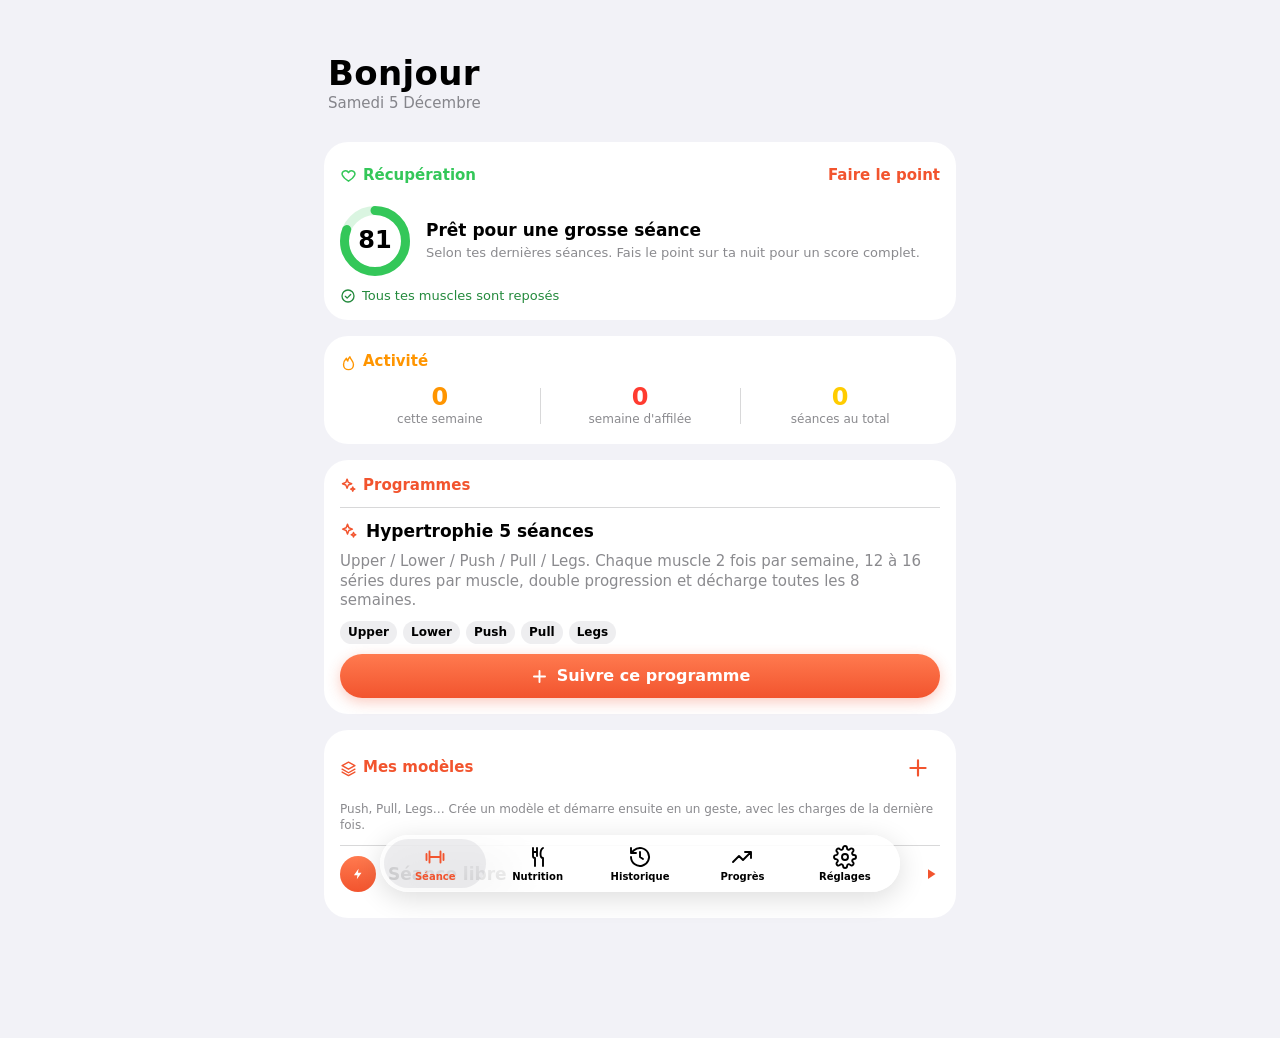
<file: app/index.html>
<!doctype html>
<html lang="fr" data-theme="light">
<head>
  <meta charset="utf-8">
  <meta name="viewport" content="width=device-width, initial-scale=1, viewport-fit=cover">
  <title>Musculation</title>
  <meta name="description" content="Séances, progression, nutrition et sauvegardes, sur ton téléphone.">
  <meta name="theme-color" content="#f2f2f7">
  <meta name="apple-mobile-web-app-capable" content="yes">
  <meta name="mobile-web-app-capable" content="yes">
  <meta name="apple-mobile-web-app-status-bar-style" content="default">
  <meta name="apple-mobile-web-app-title" content="Musculation">
  <link rel="manifest" href="manifest.webmanifest">
  <link rel="icon" href="icons/icon-192.png" type="image/png">
  <link rel="apple-touch-icon" href="icons/apple-touch-icon.png">
  <link rel="stylesheet" href="css/app.css">
  <script type="module" src="js/app.js"></script>
</head>
<body>
  <p class="loading">Chargement…</p>
  <noscript>Musculation a besoin de JavaScript.</noscript>
</body>
</html>
</file>
<file: app/css/app.css>
/* Apple style, light by default: grouped background, white cards, system font, Liquid Glass bars. */
:root {
  --bg: #f2f2f7;
  --card: #ffffff;
  --card-2: #f2f2f7;
  --field: rgba(118, 118, 128, 0.12);
  --ink: #000000;
  --secondary: rgba(60, 60, 67, 0.6);
  --tertiary: rgba(60, 60, 67, 0.3);
  --separator: rgba(60, 60, 67, 0.2);
  --accent: #f2542e;
  --accent-2: #ff7a4f;
  --accent-soft: rgba(242, 84, 46, 0.12);
  --accent-red: #d6213d;
  --red: #ff3b30;
  --orange: #ff9500;
  --yellow: #ffcc00;
  --green: #34c759;
  --mint: #00c7be;
  --teal: #30b0c7;
  --cyan: #32ade6;
  --blue: #007aff;
  --indigo: #5856d6;
  --purple: #af52de;
  --pink: #ff2d55;
  --brown: #a2845e;
  --gray: #8e8e93;
  --carbs: #db9400;
  --green-ink: #248a3d;
  --orange-ink: #c93400;
  --glass: rgba(255, 255, 255, 0.72);
  --glass-border: rgba(255, 255, 255, 0.6);
  --shadow: 0 8px 32px rgba(0, 0, 0, 0.12);
  --radius: 24px;
  --rounded: ui-rounded, "SF Pro Rounded", -apple-system, BlinkMacSystemFont, system-ui, sans-serif;
  color-scheme: light;
}

:root[data-theme="dark"] {
  --bg: #000000;
  --card: #1c1c1e;
  --card-2: #2c2c2e;
  --field: rgba(118, 118, 128, 0.24);
  --ink: #ffffff;
  --secondary: rgba(235, 235, 245, 0.6);
  --tertiary: rgba(235, 235, 245, 0.3);
  --separator: rgba(84, 84, 88, 0.65);
  --accent: #ff734a;
  --accent-2: #ff9470;
  --accent-soft: rgba(255, 115, 74, 0.18);
  --red: #ff453a;
  --orange: #ff9f0a;
  --yellow: #ffd60a;
  --green: #30d158;
  --mint: #63e6e2;
  --teal: #40c8e0;
  --cyan: #64d2ff;
  --blue: #0a84ff;
  --indigo: #5e5ce6;
  --purple: #bf5af2;
  --pink: #ff375f;
  --brown: #ac8e68;
  --gray: #98989d;
  --carbs: #ffd60a;
  --green-ink: #30d158;
  --orange-ink: #ff9f0a;
  --glass: rgba(30, 30, 32, 0.72);
  --glass-border: rgba(255, 255, 255, 0.08);
  --shadow: 0 8px 32px rgba(0, 0, 0, 0.5);
  color-scheme: dark;
}

* { box-sizing: border-box; }
html { -webkit-text-size-adjust: 100%; }
body {
  margin: 0;
  background: var(--bg);
  color: var(--ink);
  font: 17px/1.3 -apple-system, BlinkMacSystemFont, "SF Pro Text", "Segoe UI", Roboto, system-ui, sans-serif;
  -webkit-font-smoothing: antialiased;
  -webkit-tap-highlight-color: transparent;
  min-height: 100dvh;
  overscroll-behavior-y: none;
}
button, input, select, textarea { font: inherit; color: inherit; }
button { background: none; border: 0; padding: 0; cursor: pointer; touch-action: manipulation; }
button:disabled, .disabled { opacity: 0.35; cursor: default; pointer-events: none; }
a { color: var(--accent); }
:focus-visible { outline: 3px solid var(--blue); outline-offset: 2px; }
.icon { fill: none; stroke: currentColor; stroke-width: 2; stroke-linecap: round; stroke-linejoin: round; flex: none; display: block; }
.icon.filled { fill: currentColor; stroke: none; }
.sr-only { position: absolute; width: 1px; height: 1px; overflow: hidden; clip: rect(0 0 0 0); white-space: nowrap; }
.loading { text-align: center; color: var(--secondary); margin-top: 40vh; }

/* Typography */
.large-title { font: 700 34px/1.12 -apple-system, BlinkMacSystemFont, "SF Pro Display", system-ui, sans-serif; letter-spacing: 0.01em; margin: 0; }
.title1 { font-size: 28px; font-weight: 700; line-height: 1.15; margin: 0; }
.title2 { font-size: 22px; font-weight: 700; line-height: 1.2; margin: 0; }
.title3 { font-size: 20px; font-weight: 600; margin: 0; }
.headline { font-size: 17px; font-weight: 600; }
.subheadline { font-size: 15px; }
.callout { font-size: 16px; }
.footnote { font-size: 13px; }
.caption { font-size: 12px; }
.caption2 { font-size: 11px; }
.semibold { font-weight: 600; }
.bold { font-weight: 700; }
.secondary { color: var(--secondary); }
.tertiary { color: var(--tertiary); }
.accent { color: var(--accent); }
.mono { font-variant-numeric: tabular-nums; }
.rounded { font-family: var(--rounded); }
.display { font-family: var(--rounded); font-weight: 700; font-variant-numeric: tabular-nums; line-height: 1.05; }
.italic { font-style: italic; }
.center { text-align: center; }
.nowrap { white-space: nowrap; }
.ellipsis { overflow: hidden; text-overflow: ellipsis; white-space: nowrap; min-width: 0; }
.clamp2 { display: -webkit-box; -webkit-line-clamp: 2; -webkit-box-orient: vertical; overflow: hidden; }
p { margin: 0; }

/* Layout helpers */
.hstack { display: flex; align-items: center; gap: 8px; min-width: 0; }
.hstack.top { align-items: flex-start; }
.hstack.base { align-items: baseline; }
.vstack { display: flex; flex-direction: column; gap: 8px; min-width: 0; }
.spacer { flex: 1; min-width: 0; }
.grow { flex: 1; min-width: 0; }
.wrap { flex-wrap: wrap; }
.gap2 { gap: 2px; } .gap4 { gap: 4px; } .gap6 { gap: 6px; } .gap10 { gap: 10px; } .gap12 { gap: 12px; } .gap14 { gap: 14px; } .gap16 { gap: 16px; } .gap20 { gap: 20px; }
.scroll-x { display: flex; gap: 8px; overflow-x: auto; scrollbar-width: none; margin: 0 -16px; padding: 2px 16px; }
.scroll-x::-webkit-scrollbar { display: none; }
.grid2 { display: grid; grid-template-columns: 1fr 1fr; gap: 12px; }
.grid3 { display: grid; grid-template-columns: repeat(3, 1fr); gap: 10px; }

/* Screens */
#app { min-height: 100dvh; }
.screen { max-width: 680px; margin: 0 auto; padding: 0 16px calc(env(safe-area-inset-bottom) + 120px); }
.screen.has-bottom { padding-bottom: calc(env(safe-area-inset-bottom) + 190px); }
.screen-body { display: flex; flex-direction: column; gap: 16px; }
.screen-body.list { gap: 0; }
.nav-bar {
  position: sticky; top: 0; z-index: 15;
  display: grid; grid-template-columns: minmax(0, 1fr) auto minmax(0, 1fr); align-items: center; gap: 8px;
  margin: 0 -16px; padding: calc(env(safe-area-inset-top) + 4px) 12px 4px; min-height: calc(env(safe-area-inset-top) + 52px);
  transition: background 0.2s, border-color 0.2s;
  border-bottom: 0.5px solid transparent;
}
.nav-bar.scrolled { background: var(--glass); -webkit-backdrop-filter: saturate(180%) blur(20px); backdrop-filter: saturate(180%) blur(20px); border-bottom-color: var(--separator); }
.nav-bar .nav-title { font-size: 17px; font-weight: 600; text-align: center; white-space: nowrap; overflow: hidden; text-overflow: ellipsis; max-width: 60vw; opacity: 1; transition: opacity 0.2s; }
.nav-bar.large .nav-title { opacity: 0; }
.nav-bar.large.scrolled .nav-title { opacity: 1; }
.nav-left, .nav-right { display: flex; align-items: center; gap: 4px; min-width: 0; }
.nav-right { justify-content: flex-end; }
.title-block { padding: 2px 4px 12px; }
.title-block .subtitle { color: var(--secondary); font-size: 15px; margin-top: 2px; }
.back-button { display: inline-flex; align-items: center; gap: 0; color: var(--accent); min-height: 44px; padding-right: 8px; font-size: 17px; max-width: 100%; }
.back-button span { overflow: hidden; text-overflow: ellipsis; white-space: nowrap; }
.bar-button { color: var(--accent); font-size: 17px; min-height: 44px; min-width: 44px; padding: 0 8px; display: inline-flex; align-items: center; justify-content: center; gap: 4px; white-space: nowrap; }
.bar-button.bold { font-weight: 600; }
.bar-button.glass { background: var(--glass); -webkit-backdrop-filter: blur(20px); backdrop-filter: blur(20px); border-radius: 22px; box-shadow: 0 1px 6px rgba(0,0,0,.08); }
.bar-button.round { width: 44px; padding: 0; border-radius: 50%; }
.bottom-inset {
  position: fixed; left: 0; right: 0; bottom: calc(env(safe-area-inset-bottom) + 76px); z-index: 12;
  max-width: 680px; margin: 0 auto; padding: 0 16px 8px; display: flex; flex-direction: column; gap: 10px; align-items: stretch;
  pointer-events: none;
}
.bottom-inset > * { pointer-events: auto; }
.page-in { animation: page-in 0.35s cubic-bezier(0.22, 1, 0.36, 1); }
@keyframes page-in { from { opacity: 0; transform: translateX(24px); } }
.fade-in { animation: fade-in 0.3s ease-out; }
@keyframes fade-in { from { opacity: 0; } }

/* Cards (Health / Fitness style) */
.card { background: var(--card); border-radius: var(--radius); padding: 16px; display: flex; flex-direction: column; gap: 12px; min-width: 0; }
.card.tight { gap: 0; }
.card.press { transition: transform 0.15s; text-align: left; width: 100%; }
.card.press:active { transform: scale(0.98); }
.card-title { display: inline-flex; align-items: center; gap: 6px; font-size: 15px; font-weight: 600; color: var(--accent); }
.card-title .icon { width: 17px; height: 17px; }
.divider { height: 0.5px; background: var(--separator); flex: none; align-self: stretch; }
.vdivider { width: 0.5px; background: var(--separator); align-self: stretch; margin: 4px 0; }

/* Inset grouped lists (Form, List) */
.section { margin-bottom: 22px; }
.section-header { display: flex; align-items: baseline; justify-content: space-between; gap: 8px; margin: 0 16px 6px; font-size: 13px; color: var(--secondary); text-transform: uppercase; letter-spacing: 0.02em; }
.section-header.plain { text-transform: none; letter-spacing: 0; font-size: 15px; }
.section-header.big { text-transform: none; letter-spacing: 0; font-size: 20px; font-weight: 700; color: var(--ink); margin: 8px 4px 8px; }
.section-footer { margin: 6px 16px 0; font-size: 13px; color: var(--secondary); line-height: 1.35; }
.list-group { background: var(--card); border-radius: var(--radius); overflow: hidden; }
.list-group.clear { background: transparent; }
.cell {
  position: relative; display: flex; align-items: center; gap: 12px;
  min-height: 48px; padding: 10px 16px; width: 100%; text-align: left; background: var(--card);
}
.cell.tall { padding-top: 12px; padding-bottom: 12px; }
.cell.top { align-items: flex-start; }
.cell + .cell::before, .cell + .swipe::before, .swipe + .cell::before, .swipe + .swipe::before, .list-group > * + .cell::before {
  content: ""; position: absolute; top: 0; left: var(--inset, 16px); right: 0; border-top: 0.5px solid var(--separator); z-index: 1;
}
.list-group > .cell:first-child::before { display: none; }
.cell.indent { --inset: 60px; }
button.cell:active, .cell.tap:active, label.cell:active { background: var(--card-2); }
.cell-label { flex: 1; min-width: 0; display: flex; flex-direction: column; gap: 2px; }
.cell-value { color: var(--secondary); text-align: right; flex: none; max-width: 60%; font-variant-numeric: tabular-nums; }
.cell.destructive { color: var(--red); }
.cell.action { color: var(--accent); }
.cell .icon-tile { width: 30px; height: 30px; border-radius: 8px; display: inline-flex; align-items: center; justify-content: center; color: #fff; flex: none; }
.cell .icon-tile .icon { width: 18px; height: 18px; }
.chev { color: var(--tertiary); flex: none; }
.chev .icon { width: 14px; height: 14px; stroke-width: 2.6; }
.lead-icon { color: var(--accent); flex: none; display: inline-flex; }
.lead-icon .icon { width: 22px; height: 22px; }

/* Swipe to delete */
.swipe { position: relative; overflow: hidden; background: var(--red); }
.swipe > .swipe-content { position: relative; z-index: 1; transition: transform 0.25s cubic-bezier(0.22, 1, 0.36, 1); background: var(--card); touch-action: pan-y; }
.swipe > .swipe-content.dragging { transition: none; }
.swipe > .swipe-action { position: absolute; right: 0; top: 0; bottom: 0; width: 96px; color: #fff; font-weight: 600; font-size: 15px; display: flex; align-items: center; justify-content: center; }
.swipe > .swipe-action.left { left: 0; right: auto; background: var(--teal); }

/* Controls */
.field { width: 100%; border: 0; background: transparent; padding: 0; min-height: 28px; outline: none; }
.field::placeholder { color: var(--tertiary); }
.field.right { text-align: right; }
.field.big { font-size: 22px; font-weight: 600; }
textarea.field { resize: none; min-height: 60px; line-height: 1.35; }
.boxed { background: var(--field); border-radius: 10px; padding: 8px 10px; border: 0; outline: none; }
.boxed:focus { box-shadow: 0 0 0 2px var(--accent); }
.search-field { display: flex; align-items: center; gap: 6px; background: var(--field); border-radius: 12px; padding: 0 10px; min-height: 38px; color: var(--secondary); }
.search-field input { flex: 1; border: 0; background: transparent; outline: none; color: var(--ink); min-height: 38px; font-size: 17px; }
.search-field .icon { width: 18px; height: 18px; }
.select-wrap { position: relative; display: inline-flex; align-items: center; gap: 4px; color: var(--secondary); max-width: 62%; }
.select-wrap select { position: absolute; inset: 0; opacity: 0; width: 100%; font-size: 16px; }
.select-wrap .select-label { overflow: hidden; text-overflow: ellipsis; white-space: nowrap; }
.select-wrap .icon { width: 13px; height: 13px; stroke-width: 2.4; }
.select-wrap.accent { color: var(--accent); }
.switch { appearance: none; -webkit-appearance: none; width: 51px; height: 31px; border-radius: 16px; background: var(--field); position: relative; transition: background 0.2s; flex: none; margin: 0; cursor: pointer; }
.switch::after { content: ""; position: absolute; top: 2px; left: 2px; width: 27px; height: 27px; border-radius: 50%; background: #fff; box-shadow: 0 3px 8px rgba(0,0,0,.15), 0 1px 1px rgba(0,0,0,.16); transition: transform 0.25s cubic-bezier(0.22, 1, 0.36, 1); }
.switch:checked { background: var(--green); }
.switch:checked::after { transform: translateX(20px); }
.stepper { display: inline-flex; align-items: center; background: var(--field); border-radius: 9px; height: 32px; flex: none; }
.stepper button { width: 46px; height: 32px; display: inline-flex; align-items: center; justify-content: center; color: var(--ink); }
.stepper button .icon { width: 16px; height: 16px; stroke-width: 2.4; }
.stepper .sep { width: 0.5px; height: 18px; background: var(--separator); }
.segmented { display: grid; grid-auto-flow: column; grid-auto-columns: 1fr; background: var(--field); border-radius: 10px; padding: 2px; gap: 2px; min-height: 34px; }
.segmented button { border-radius: 8px; font-size: 13px; font-weight: 500; padding: 4px 6px; min-height: 30px; white-space: nowrap; overflow: hidden; text-overflow: ellipsis; transition: background 0.2s; }
.segmented button.on { background: var(--card); box-shadow: 0 3px 8px rgba(0,0,0,.12), 0 1px 1px rgba(0,0,0,.04); font-weight: 600; }
:root[data-theme="dark"] .segmented button.on { background: #636366; }
.segmented.big { min-height: 40px; }
.segmented.big button { font-size: 14px; }
.chip { display: inline-flex; align-items: center; gap: 5px; padding: 7px 12px; border-radius: 999px; background: var(--field); font-size: 15px; font-weight: 600; white-space: nowrap; flex: none; transition: transform 0.15s; }
.chip:active { transform: scale(0.95); }
.chip.on { background: var(--accent); color: #fff; }
.chip.small { padding: 6px 10px; font-size: 13px; font-weight: 500; }
.chip .icon { width: 14px; height: 14px; }
.tag { display: inline-flex; align-items: center; gap: 4px; padding: 4px 8px; border-radius: 999px; font-size: 12px; font-weight: 600; }

/* Buttons */
.btn {
  display: inline-flex; align-items: center; justify-content: center; gap: 8px;
  min-height: 50px; padding: 0 20px; border-radius: 999px; font-weight: 600; font-size: 17px; text-decoration: none;
  transition: transform 0.15s, opacity 0.15s; width: 100%;
}
.btn:active { transform: scale(0.97); }
.btn .icon { width: 19px; height: 19px; stroke-width: 2.4; }
.btn.primary { color: #fff; background: linear-gradient(180deg, var(--accent-2), var(--accent)); box-shadow: 0 4px 14px rgba(242, 84, 46, 0.3); }
.btn.glass { background: var(--glass); -webkit-backdrop-filter: saturate(180%) blur(20px); backdrop-filter: saturate(180%) blur(20px); color: var(--accent); box-shadow: 0 2px 14px rgba(0,0,0,.1); border: 0.5px solid var(--glass-border); }
.btn.tinted { background: var(--accent-soft); color: var(--accent); }
.btn.plain { background: var(--field); color: var(--accent); }
.btn.small { min-height: 34px; padding: 0 14px; font-size: 15px; width: auto; }
.btn.medium { min-height: 44px; font-size: 16px; }
.btn.auto { width: auto; }
.btn.destructive { color: var(--red); }
.btn-row { display: flex; gap: 10px; align-items: center; }
.text-btn { color: var(--accent); font-weight: 600; font-size: 15px; min-height: 36px; display: inline-flex; align-items: center; gap: 6px; }
.text-btn .icon { width: 17px; height: 17px; }
.icon-btn { min-width: 44px; min-height: 44px; display: inline-flex; align-items: center; justify-content: center; color: var(--accent); border-radius: 50%; flex: none; }
.icon-btn .icon { width: 24px; height: 24px; }
.icon-btn.sm .icon { width: 20px; height: 20px; }
.circle-btn { width: 36px; height: 36px; border-radius: 50%; display: inline-flex; align-items: center; justify-content: center; color: #fff; background: linear-gradient(180deg, var(--accent-2), var(--accent)); flex: none; transition: transform 0.15s; }
.circle-btn:active { transform: scale(0.92); }
.circle-btn .icon { width: 16px; height: 16px; }
.circle-btn .icon.filled { width: 14px; height: 14px; }
.glass-circle { width: 44px; height: 44px; border-radius: 50%; display: inline-flex; align-items: center; justify-content: center; color: var(--accent); background: var(--field); flex: none; }
.glass-circle .icon { width: 20px; height: 20px; stroke-width: 2.4; }
.press { transition: transform 0.15s; }
.press:active { transform: scale(0.94); }

/* Icons for muscles and exercises */
.muscle-icon { display: inline-flex; align-items: center; justify-content: center; color: #fff; flex: none; }
.muscle-icon .icon { width: 55%; height: 55%; stroke-width: 2.2; }
.thumb { flex: none; background: #fff; overflow: hidden; display: inline-flex; align-items: center; justify-content: center; box-shadow: inset 0 0 0 0.5px rgba(0,0,0,.08); }
.thumb img { width: 100%; height: 100%; object-fit: cover; display: block; }
.anim { position: relative; background: #fff; border-radius: 16px; overflow: hidden; aspect-ratio: 3 / 2; display: flex; align-items: center; justify-content: center; color: #8e8e93; }
.anim img { position: absolute; inset: 0; width: 100%; height: 100%; object-fit: contain; transition: opacity 0.35s ease-in-out; }
.grade { display: inline-flex; align-items: center; justify-content: center; color: #fff; font-family: var(--rounded); font-weight: 800; flex: none; }

/* Rings and bars */
.ring { position: relative; flex: none; display: inline-flex; align-items: center; justify-content: center; }
.ring svg { position: absolute; inset: 0; width: 100%; height: 100%; transform: rotate(-90deg); overflow: visible; }
.ring circle { fill: none; stroke-linecap: round; transition: stroke-dashoffset 0.9s cubic-bezier(0.22, 1, 0.36, 1); }
.ring .ring-center { position: relative; text-align: center; display: flex; flex-direction: column; align-items: center; }
.bar { position: relative; height: 6px; border-radius: 999px; overflow: hidden; }
.bar > i { position: absolute; left: 0; top: 0; bottom: 0; border-radius: 999px; transition: width 0.9s cubic-bezier(0.22, 1, 0.36, 1); }
.mix { display: flex; gap: 2px; height: 4px; }
.mix i { border-radius: 999px; }

/* Stats */
.stat-row { display: flex; align-items: center; }
.stat-item { flex: 1; text-align: center; display: flex; flex-direction: column; gap: 2px; min-width: 0; }
.stat-tile { background: var(--card); border-radius: var(--radius); padding: 14px; display: flex; flex-direction: column; gap: 6px; min-width: 0; }
.stat-tile .icon { width: 18px; height: 18px; stroke-width: 2.3; }

/* Program card */
.program-card { background: linear-gradient(160deg, var(--accent-2), var(--accent) 55%, #e2402a); color: #fff; border-radius: var(--radius); padding: 18px; display: flex; flex-direction: column; gap: 14px; }
.program-card .pill { background: rgba(255,255,255,.25); border-radius: 999px; padding: 4px 8px; }
.program-card .session-chip { background: rgba(255,255,255,.18); color: #fff; border-radius: 999px; padding: 7px 12px; font-size: 12px; font-weight: 700; white-space: nowrap; flex: none; }
.program-card .session-chip.next { background: rgba(255,255,255,.4); }
.program-card .play-big { width: 64px; height: 64px; border-radius: 50%; background: #fff; color: var(--accent-red); display: inline-flex; align-items: center; justify-content: center; flex: none; transition: transform 0.15s; }
.program-card .play-big:active { transform: scale(0.92); }
.program-card .play-big .icon { width: 24px; height: 24px; }

/* Active workout */
.workout-head { background: var(--card); border-radius: var(--radius); padding: 16px; display: flex; flex-direction: column; gap: 14px; }
.workout-head .title-input { font-size: 22px; font-weight: 700; border: 0; background: transparent; outline: none; padding: 0; width: 100%; }
.progress-line { height: 4px; background: var(--field); border-radius: 999px; overflow: hidden; }
.progress-line i { display: block; height: 100%; background: var(--accent); border-radius: 999px; transition: width 0.4s cubic-bezier(0.22, 1, 0.36, 1); }
.ex-section { margin-bottom: 18px; }
.ex-header { display: flex; align-items: center; gap: 10px; padding: 0 4px 6px 16px; }
.ex-header .ex-name { font-size: 17px; font-weight: 600; }
.superset-label { display: inline-flex; align-items: center; gap: 3px; font-size: 11px; font-weight: 700; color: var(--purple); }
.superset-label .icon { width: 12px; height: 12px; stroke-width: 2.6; }
.ex-footer { margin: 6px 16px 0; display: flex; flex-direction: column; gap: 4px; font-size: 13px; color: var(--secondary); }
.ex-footer .line { display: flex; gap: 6px; align-items: flex-start; }
.ex-footer .icon { width: 14px; height: 14px; margin-top: 1px; }
.ex-footer .green { color: var(--green-ink); }
.set-grid { display: grid; grid-template-columns: 30px minmax(0, 1fr) 72px 54px 38px 44px; gap: 8px; align-items: center; }
.set-head { padding: 8px 16px 2px; font-size: 12px; font-weight: 600; color: var(--secondary); }
.set-head > span:nth-child(n + 3) { text-align: center; }
.set-head .icon { width: 14px; height: 14px; justify-self: center; stroke-width: 2.6; }
.set-row { padding: 4px 16px; min-height: 50px; transition: background 0.25s; }
.set-row.done { background: rgba(52, 199, 89, 0.14); }
.set-badge { width: 28px; height: 28px; border-radius: 50%; background: var(--field); display: inline-flex; align-items: center; justify-content: center; font-size: 15px; font-weight: 700; color: var(--secondary); font-variant-numeric: tabular-nums; position: relative; }
.set-badge select { position: absolute; inset: 0; opacity: 0; width: 100%; }
.set-badge.done { background: var(--green); color: #fff; }
.set-badge .icon { width: 14px; height: 14px; color: var(--yellow); }
.target-btn { text-align: left; min-width: 0; display: flex; flex-direction: column; gap: 1px; }
.target-btn .t { display: inline-flex; align-items: center; gap: 3px; font-size: 15px; font-weight: 600; color: var(--accent); font-variant-numeric: tabular-nums; white-space: nowrap; overflow: hidden; }
.target-btn .t.hit { color: var(--green-ink); }
.target-btn .t .icon { width: 12px; height: 12px; stroke-width: 2.8; }
.target-btn .p { font-size: 11px; color: var(--secondary); white-space: nowrap; overflow: hidden; text-overflow: ellipsis; font-variant-numeric: tabular-nums; }
.set-input { width: 100%; height: 36px; border: 0; border-radius: 9px; background: var(--field); text-align: center; font-weight: 600; font-size: 17px; font-variant-numeric: tabular-nums; outline: none; padding: 0; -moz-appearance: textfield; }
.set-input::-webkit-inner-spin-button, .set-input::-webkit-outer-spin-button { -webkit-appearance: none; margin: 0; }
.set-input:focus { box-shadow: 0 0 0 2px var(--accent); }
.rpe-btn { position: relative; height: 34px; border-radius: 8px; background: var(--field); display: inline-flex; align-items: center; justify-content: center; font-size: 15px; font-variant-numeric: tabular-nums; color: var(--secondary); }
.rpe-btn select { position: absolute; inset: 0; opacity: 0; width: 100%; }
.check-btn { width: 44px; height: 44px; display: inline-flex; align-items: center; justify-content: center; color: var(--tertiary); }
.check-btn .icon { width: 28px; height: 28px; stroke-width: 1.8; }
.check-btn.on { color: var(--green); }
.check-btn.on .icon { animation: bounce 0.35s cubic-bezier(0.22, 1, 0.36, 1); }
@keyframes bounce { 40% { transform: scale(1.25); } }
.add-set { display: flex; align-items: center; gap: 8px; color: var(--accent); font-size: 15px; font-weight: 600; min-height: 46px; padding: 0 16px; width: 100%; }
.add-set .icon { width: 20px; height: 20px; }
.record-banner {
  position: fixed; top: calc(env(safe-area-inset-top) + 56px); left: 50%; z-index: 25; transform: translateX(-50%);
  display: flex; align-items: center; gap: 10px; padding: 10px 16px; border-radius: 999px;
  background: var(--glass); -webkit-backdrop-filter: saturate(180%) blur(20px); backdrop-filter: saturate(180%) blur(20px); box-shadow: var(--shadow);
  animation: drop-in 0.45s cubic-bezier(0.22, 1, 0.36, 1); max-width: calc(100% - 32px);
}
.record-banner .icon { width: 22px; height: 22px; color: var(--yellow); }
@keyframes drop-in { from { opacity: 0; transform: translate(-50%, -30px); } }

/* Rest timer */
.rest-bar {
  display: flex; align-items: center; gap: 14px; padding: 14px; border-radius: 30px; color: #fff;
  background: linear-gradient(160deg, var(--accent-2), var(--accent)); box-shadow: 0 8px 24px rgba(0,0,0,.18);
  animation: rise 0.4s cubic-bezier(0.22, 1, 0.36, 1);
}
@keyframes rise { from { opacity: 0; transform: translateY(30px); } }
.rest-ring { width: 44px; height: 44px; position: relative; flex: none; display: flex; align-items: center; justify-content: center; }
.rest-ring svg { position: absolute; inset: 0; transform: rotate(-90deg); }
.rest-ring .icon { width: 18px; height: 18px; stroke-width: 2.4; }
.rest-time { font: 700 24px/1 var(--rounded); font-variant-numeric: tabular-nums; }
.rest-pill { padding: 8px 12px; border-radius: 999px; background: rgba(255,255,255,.2); color: #fff; font-weight: 700; font-size: 15px; white-space: nowrap; transition: transform 0.15s; }
.rest-pill:active { transform: scale(0.94); }
.rest-pill.white { background: #fff; color: var(--accent-red); }

/* Tab bar: floating Liquid Glass capsule */
.tab-bar {
  position: fixed; z-index: 20; left: 50%; transform: translateX(-50%);
  bottom: calc(env(safe-area-inset-bottom) + 8px);
  width: min(calc(100% - 24px), 520px);
  display: flex; justify-content: space-between; padding: 4px;
  border-radius: 999px; background: var(--glass);
  -webkit-backdrop-filter: saturate(180%) blur(24px); backdrop-filter: saturate(180%) blur(24px);
  box-shadow: 0 6px 28px rgba(0,0,0,.14), inset 0 0 0 0.5px var(--glass-border);
}
.tab { flex: 1; display: flex; flex-direction: column; align-items: center; gap: 1px; padding: 6px 2px 5px; border-radius: 999px; font-size: 10px; font-weight: 600; color: var(--ink); position: relative; transition: background 0.25s, color 0.25s; }
.tab .icon { width: 24px; height: 24px; stroke-width: 1.9; }
.tab.on { color: var(--accent); background: var(--field); }
.tab.live::after { content: ""; position: absolute; top: 4px; right: calc(50% - 18px); width: 8px; height: 8px; border-radius: 50%; background: var(--green); box-shadow: 0 0 0 2px var(--card); }

/* Sheets */
.backdrop { position: fixed; inset: 0; z-index: 40; background: rgba(0, 0, 0, 0); transition: background 0.3s; display: flex; align-items: flex-end; justify-content: center; }
.backdrop.open { background: rgba(0, 0, 0, 0.3); }
.sheet {
  position: relative; width: 100%; max-width: 680px; height: calc(100dvh - env(safe-area-inset-top) - 12px);
  background: var(--bg); border-radius: 24px 24px 0 0; overflow: hidden; display: flex; flex-direction: column;
  transform: translateY(100%); transition: transform 0.4s cubic-bezier(0.22, 1, 0.36, 1);
  box-shadow: 0 -4px 30px rgba(0,0,0,.15);
}
.sheet.medium { height: auto; max-height: calc(100dvh - env(safe-area-inset-top) - 12px); min-height: 45dvh; }
.sheet.fit { height: auto; max-height: calc(100dvh - env(safe-area-inset-top) - 12px); }
.backdrop.open .sheet { transform: none; }
.sheet-header { flex: none; display: grid; grid-template-columns: minmax(0, 1fr) auto minmax(0, 1fr); align-items: center; gap: 8px; padding: 14px 10px 6px; position: relative; }
.sheet-header::before { content: ""; position: absolute; top: 5px; left: 50%; width: 36px; height: 5px; margin-left: -18px; border-radius: 3px; background: var(--tertiary); }
.sheet-header h2 { font-size: 17px; font-weight: 600; margin: 0; text-align: center; white-space: nowrap; overflow: hidden; text-overflow: ellipsis; max-width: 56vw; }
.sheet-scroll { flex: 1; overflow-y: auto; -webkit-overflow-scrolling: touch; padding: 8px 16px calc(env(safe-area-inset-bottom) + 24px); overscroll-behavior: contain; }
.sheet-scroll.has-bottom { padding-bottom: calc(env(safe-area-inset-bottom) + 100px); }
.sheet-bottom { position: absolute; left: 0; right: 0; bottom: 0; padding: 0 16px calc(env(safe-area-inset-bottom) + 10px); display: flex; flex-direction: column; gap: 10px; }
.sheet-search { padding: 0 16px 8px; flex: none; }

/* Action sheet / menu */
.menu-backdrop { position: fixed; inset: 0; z-index: 60; background: rgba(0,0,0,0); transition: background 0.25s; display: flex; align-items: flex-end; justify-content: center; padding: 0 8px calc(env(safe-area-inset-bottom) + 8px); }
.menu-backdrop.open { background: rgba(0,0,0,.3); }
.menu { width: 100%; max-width: 500px; display: flex; flex-direction: column; gap: 8px; transform: translateY(110%); transition: transform 0.35s cubic-bezier(0.22, 1, 0.36, 1); max-height: 80dvh; }
.menu-backdrop.open .menu { transform: none; }
.menu-group { background: var(--glass); -webkit-backdrop-filter: saturate(180%) blur(30px); backdrop-filter: saturate(180%) blur(30px); border-radius: 18px; overflow-y: auto; }
:root[data-theme="light"] .menu-group { background: rgba(250, 250, 250, 0.9); }
.menu-head { padding: 14px 16px 12px; text-align: center; font-size: 13px; color: var(--secondary); border-bottom: 0.5px solid var(--separator); }
.menu-head b { display: block; font-weight: 600; margin-bottom: 2px; }
.menu-item { display: flex; align-items: center; gap: 12px; width: 100%; min-height: 54px; padding: 0 18px; font-size: 18px; color: var(--accent); text-align: left; }
.menu-item + .menu-item { border-top: 0.5px solid var(--separator); }
.menu-item .icon { width: 20px; height: 20px; }
.menu-item.destructive { color: var(--red); }
.menu-item.checked { font-weight: 600; }
.menu-item .check { margin-left: auto; }
.menu-item .menu-sub { display: block; font-size: 13px; color: var(--secondary); }
.menu-item:active { background: rgba(127,127,127,.15); }
.menu-cancel { font-weight: 600; justify-content: center; background: var(--card); border-radius: 18px; }
.menu-field { padding: 4px 16px 14px; }
.menu-field input { width: 100%; background: var(--card); border: 0.5px solid var(--separator); border-radius: 10px; padding: 10px 12px; font-size: 17px; outline: none; }

/* Toast */
.toast {
  position: fixed; left: 50%; bottom: calc(env(safe-area-inset-bottom) + 92px); z-index: 70;
  transform: translate(-50%, 20px); opacity: 0; transition: all 0.35s cubic-bezier(0.22, 1, 0.36, 1);
  display: flex; align-items: center; gap: 8px; padding: 10px 16px; border-radius: 999px;
  background: var(--glass); -webkit-backdrop-filter: saturate(180%) blur(20px); backdrop-filter: saturate(180%) blur(20px);
  box-shadow: var(--shadow); font-size: 15px; font-weight: 600; max-width: calc(100% - 32px); pointer-events: none;
}
.toast .icon { width: 18px; height: 18px; color: var(--green); }
.toast.show { opacity: 1; transform: translate(-50%, 0); }
.toast.high { bottom: calc(env(safe-area-inset-bottom) + 160px); }

/* Charts */
.chart { width: 100%; height: auto; display: block; overflow: visible; }
.chart text { font-size: 10px; fill: var(--secondary); font-family: -apple-system, system-ui, sans-serif; }
.chart .grid { stroke: var(--separator); stroke-width: 0.5; }

/* Empty states */
.empty { display: flex; flex-direction: column; align-items: center; text-align: center; gap: 8px; padding: 40px 24px; color: var(--secondary); }
.empty .icon { width: 44px; height: 44px; stroke-width: 1.5; color: var(--tertiary); }
.empty h3 { color: var(--ink); font-size: 20px; font-weight: 700; margin: 4px 0 0; }
.inline-error { display: flex; align-items: flex-start; gap: 6px; color: var(--red); font-size: 15px; }
.inline-error .icon { width: 18px; height: 18px; margin-top: 1px; }
.advice { display: flex; align-items: flex-start; gap: 12px; padding: 12px; border-radius: 14px; }
.advice > .icon { width: 24px; height: 24px; margin-top: 2px; }

/* Calendar */
.cal { display: grid; grid-template-columns: repeat(7, 1fr); gap: 6px 4px; justify-items: center; }
.cal .wd { font-size: 11px; font-weight: 600; color: var(--secondary); }
.cal .d { width: 32px; height: 32px; border-radius: 50%; display: inline-flex; align-items: center; justify-content: center; font-size: 13px; font-variant-numeric: tabular-nums; }
.cal .d.on { background: var(--accent); color: #fff; font-weight: 700; }
.cal .d.today { box-shadow: inset 0 0 0 1.5px var(--accent); color: var(--accent); }

/* Disclosure */
.disclosure > summary { list-style: none; display: flex; align-items: center; gap: 8px; min-height: 44px; cursor: pointer; }
.disclosure > summary::-webkit-details-marker { display: none; }
.disclosure > summary .disc-chev { margin-left: auto; color: var(--secondary); transition: transform 0.25s; }
.disclosure > summary .disc-chev .icon { width: 14px; height: 14px; stroke-width: 2.6; }
.disclosure[open] > summary .disc-chev { transform: rotate(90deg); }

/* Photos */
.photo-grid { display: grid; grid-template-columns: repeat(3, 1fr); gap: 8px; }
.photo-thumb { position: relative; aspect-ratio: 3 / 4; border-radius: 12px; overflow: hidden; background: var(--field); }
.photo-thumb img { width: 100%; height: 100%; object-fit: cover; display: block; }
.photo-thumb span { position: absolute; left: 6px; bottom: 6px; padding: 3px 6px; border-radius: 999px; background: rgba(0,0,0,.45); color: #fff; font-size: 11px; font-weight: 600; }
.compare { position: relative; aspect-ratio: 3 / 4; border-radius: 16px; overflow: hidden; touch-action: none; background: #000; user-select: none; -webkit-user-select: none; }
.compare img { position: absolute; inset: 0; width: 100%; height: 100%; object-fit: cover; pointer-events: none; }
.compare .handle { position: absolute; top: 0; bottom: 0; width: 3px; margin-left: -1.5px; background: #fff; }
.compare .knob { position: absolute; top: 50%; left: 50%; width: 36px; height: 36px; margin: -18px; border-radius: 50%; background: #fff; color: #000; display: flex; align-items: center; justify-content: center; box-shadow: 0 2px 10px rgba(0,0,0,.3); }

/* Scanner */
.scanner { position: relative; border-radius: 18px; overflow: hidden; background: #000; min-height: 300px; }
.scanner video { width: 100% !important; display: block; }
.scanner .frame { position: absolute; left: 50%; top: 50%; width: 280px; height: 160px; margin: -80px 0 0 -140px; border: 3px solid rgba(255,255,255,.9); border-radius: 24px; pointer-events: none; }

@media (prefers-reduced-motion: reduce) {
  *, *::before, *::after { animation: none !important; transition: none !important; }
}
@media (min-width: 700px) {
  .screen { padding-left: 24px; padding-right: 24px; }
  .nav-bar { margin: 0 -24px; padding-left: 20px; padding-right: 20px; }
}
@keyframes pop { from { transform: scale(.3); opacity: 0; } }
</file>
